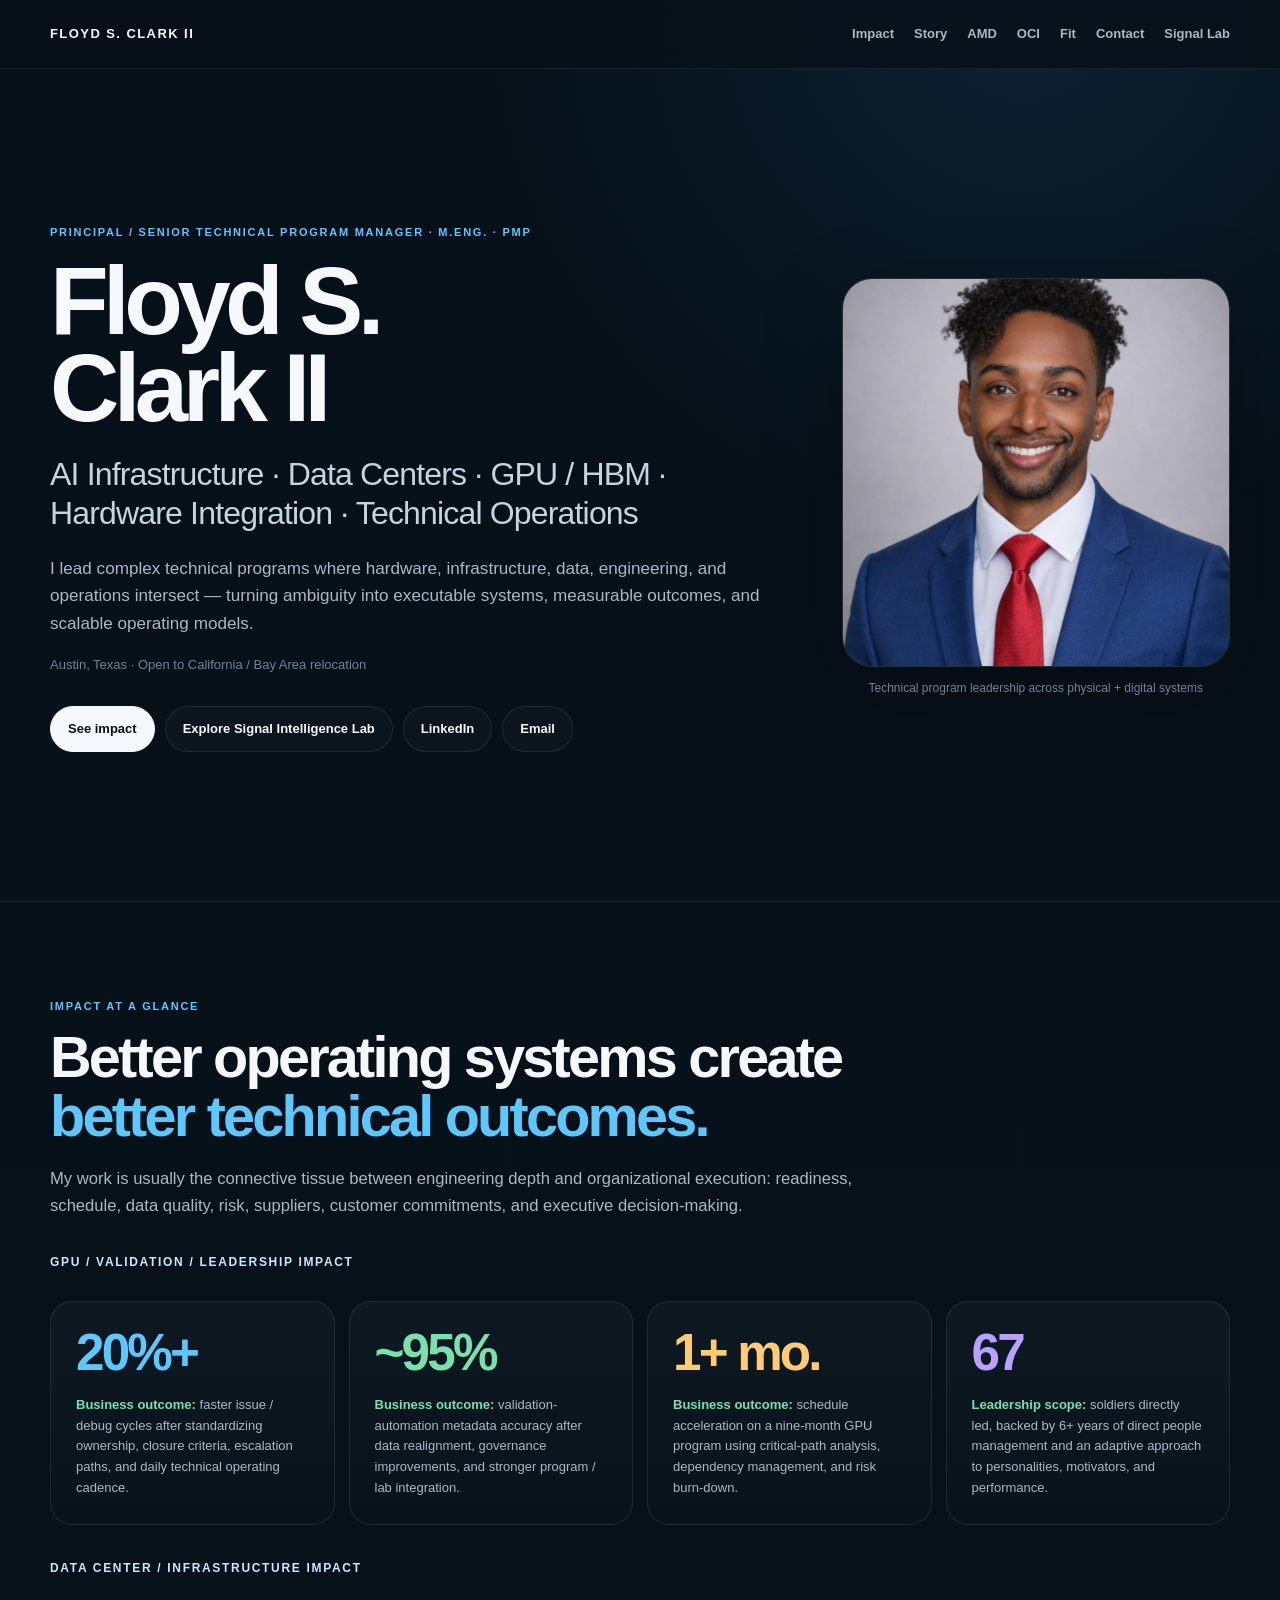
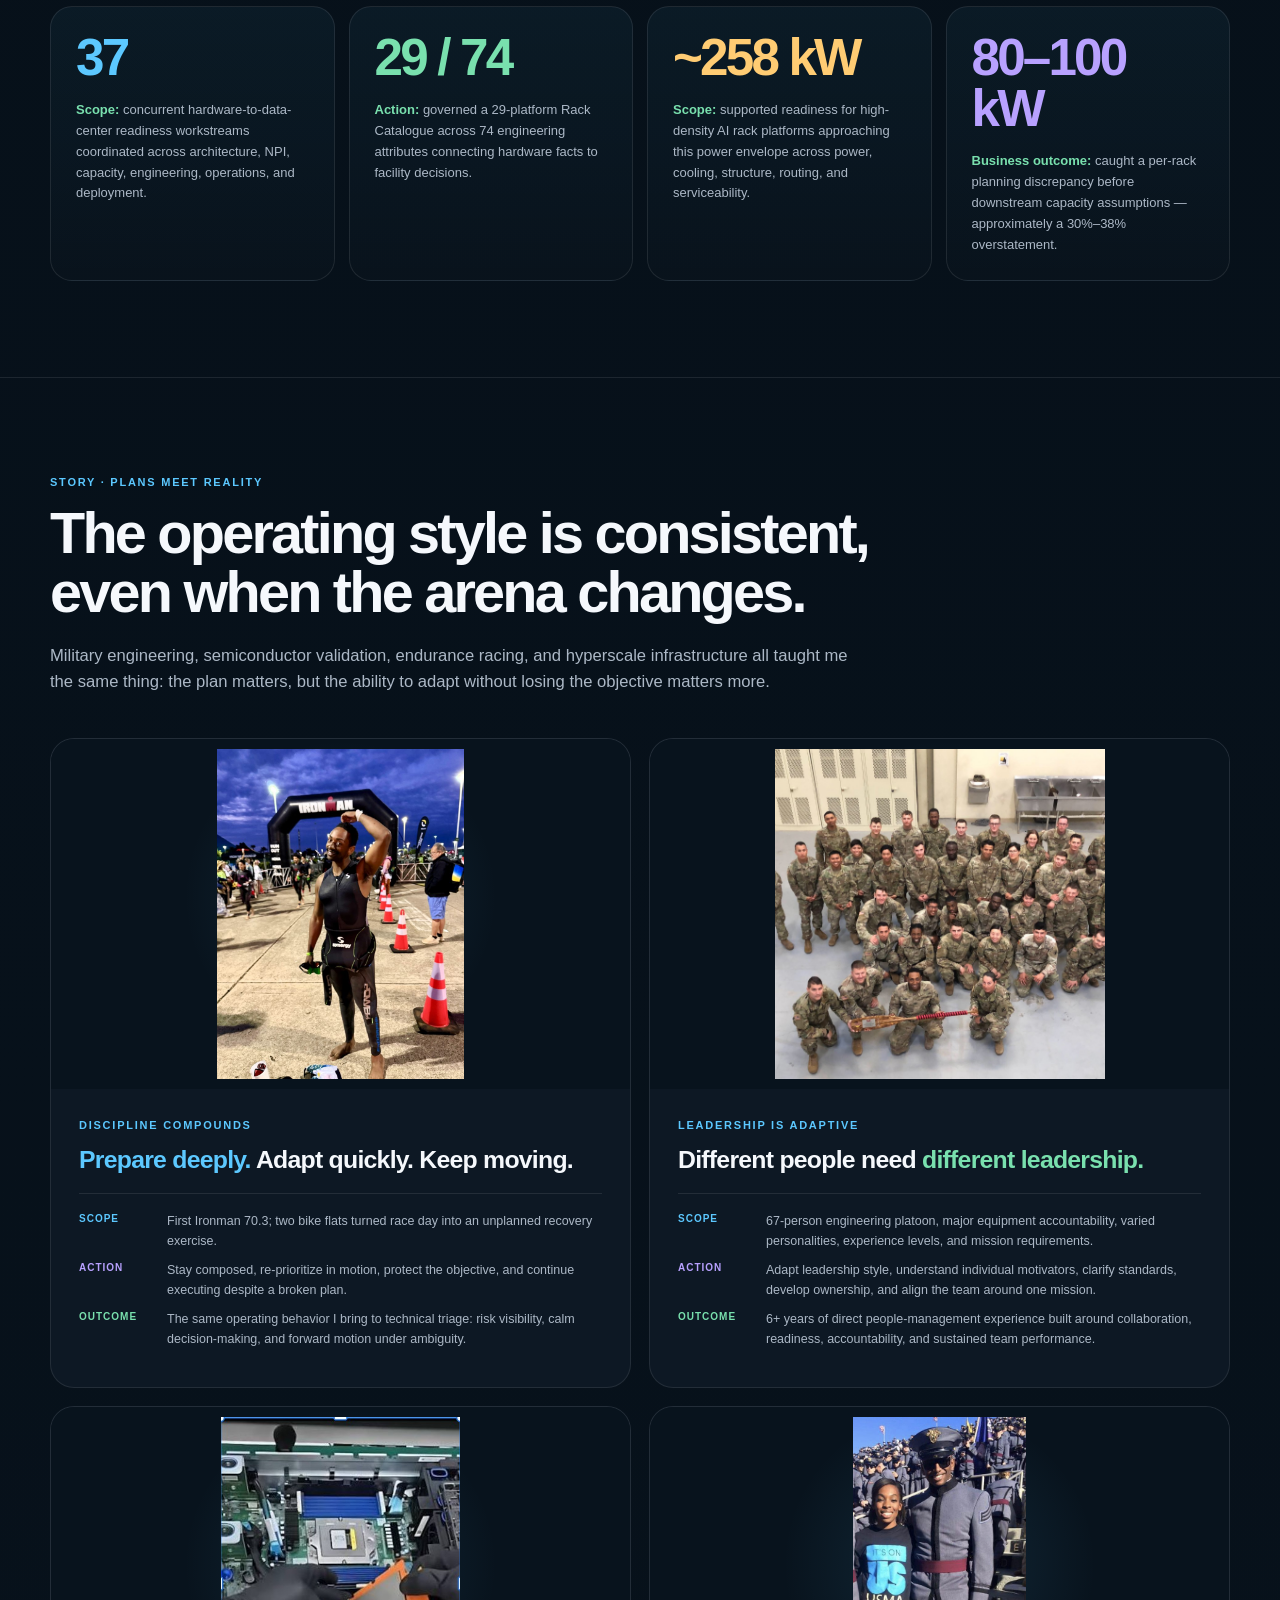
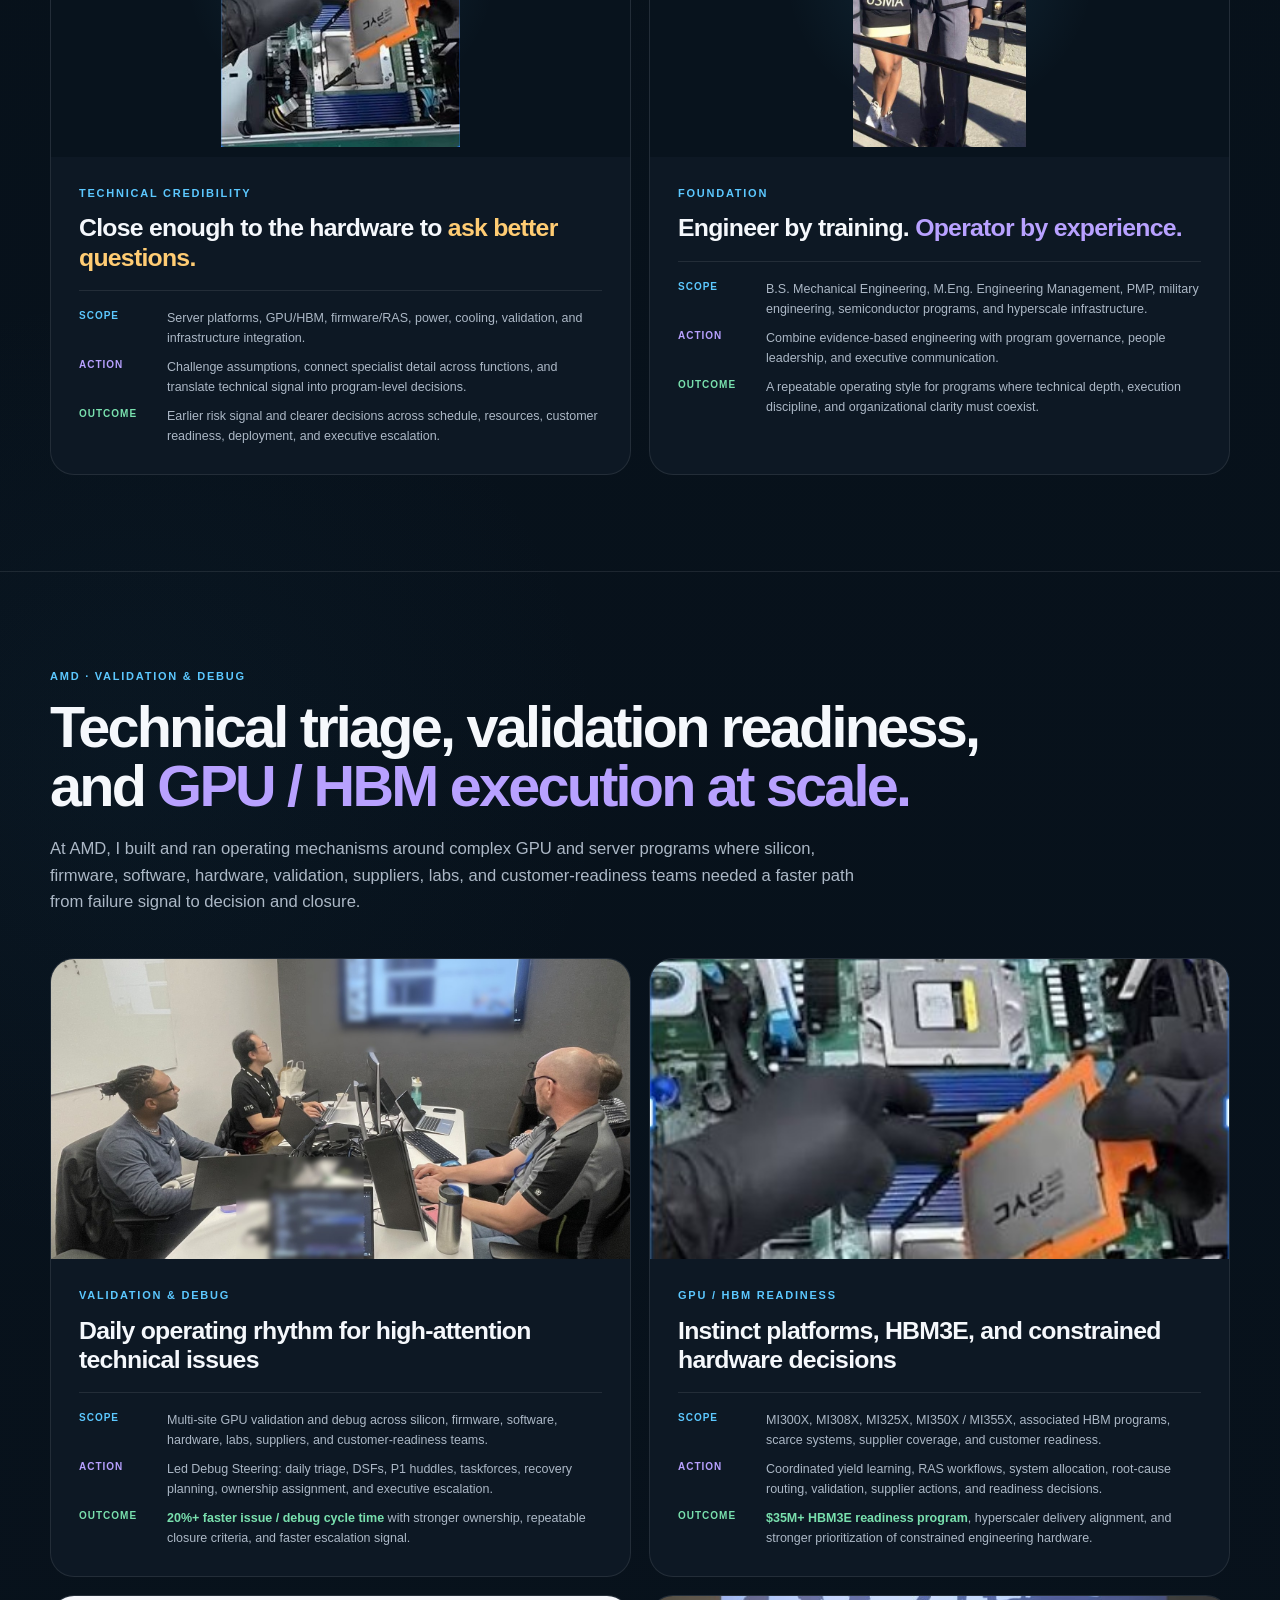
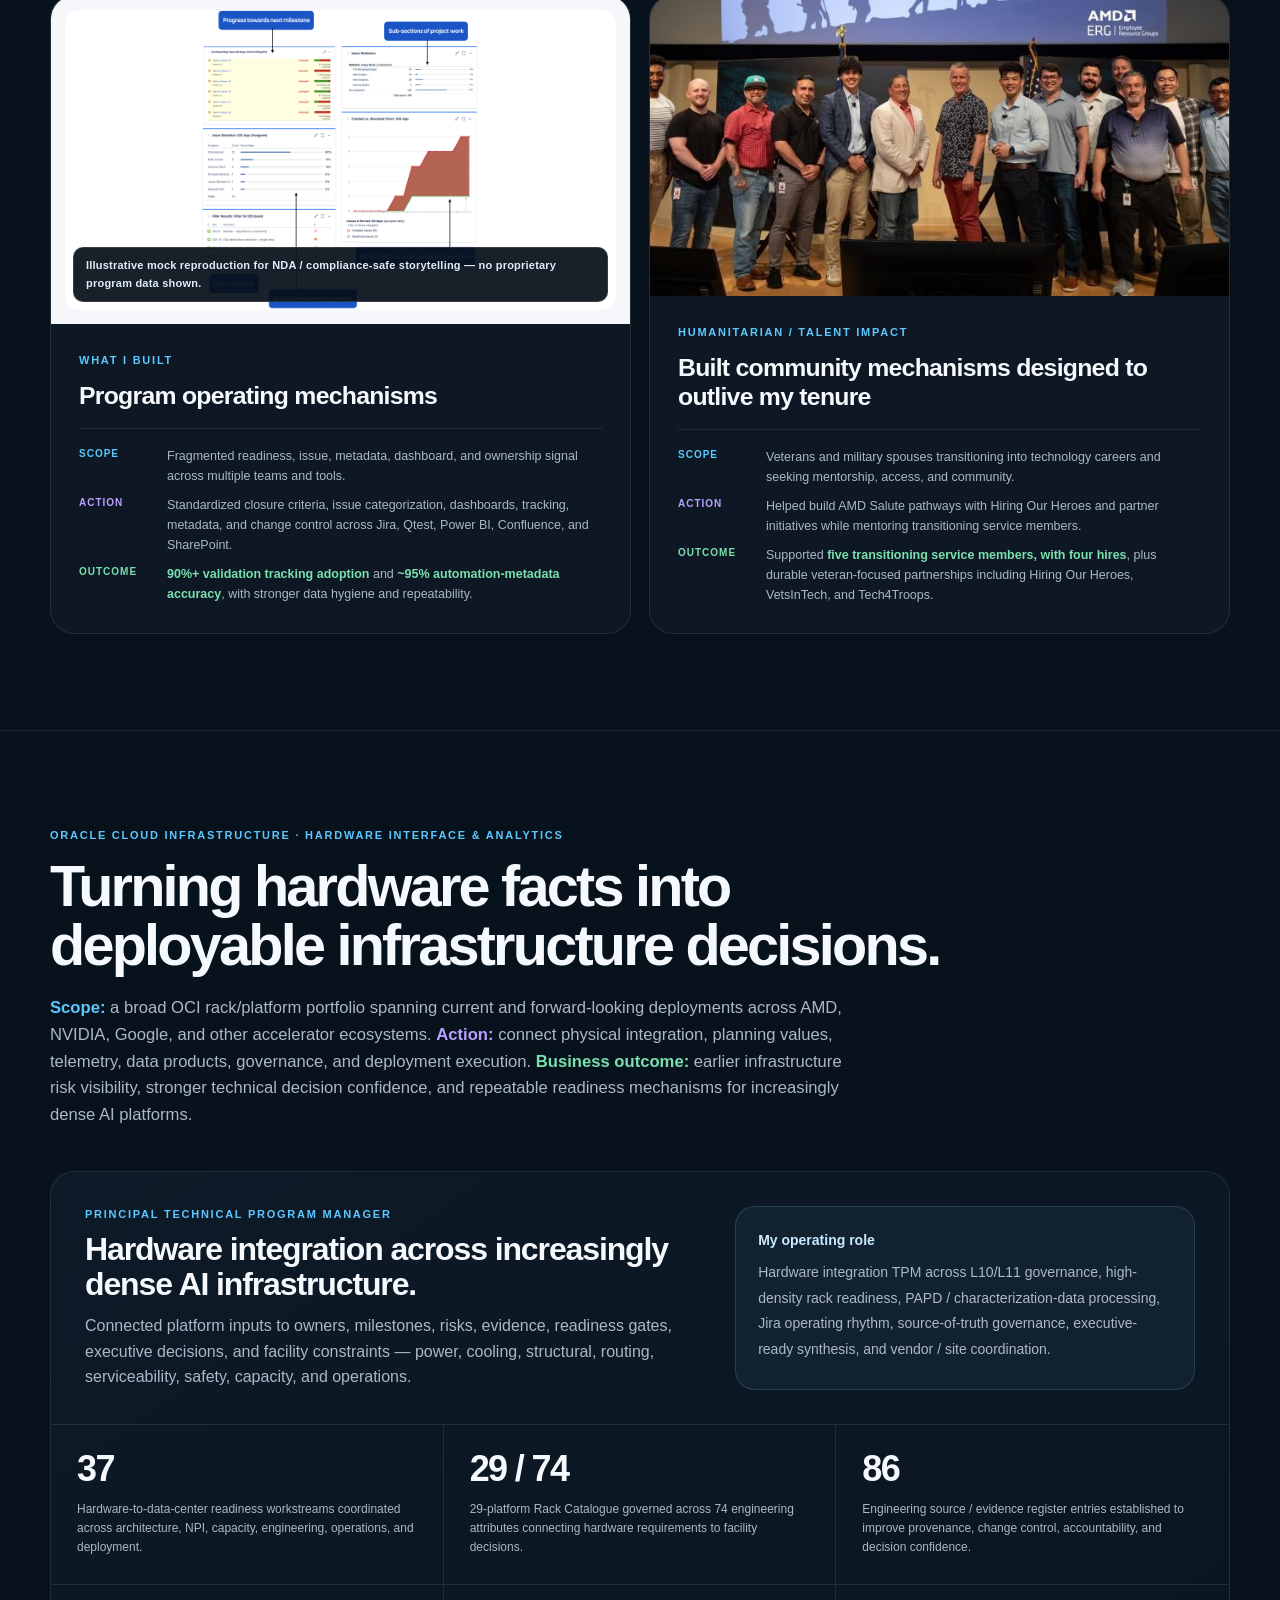
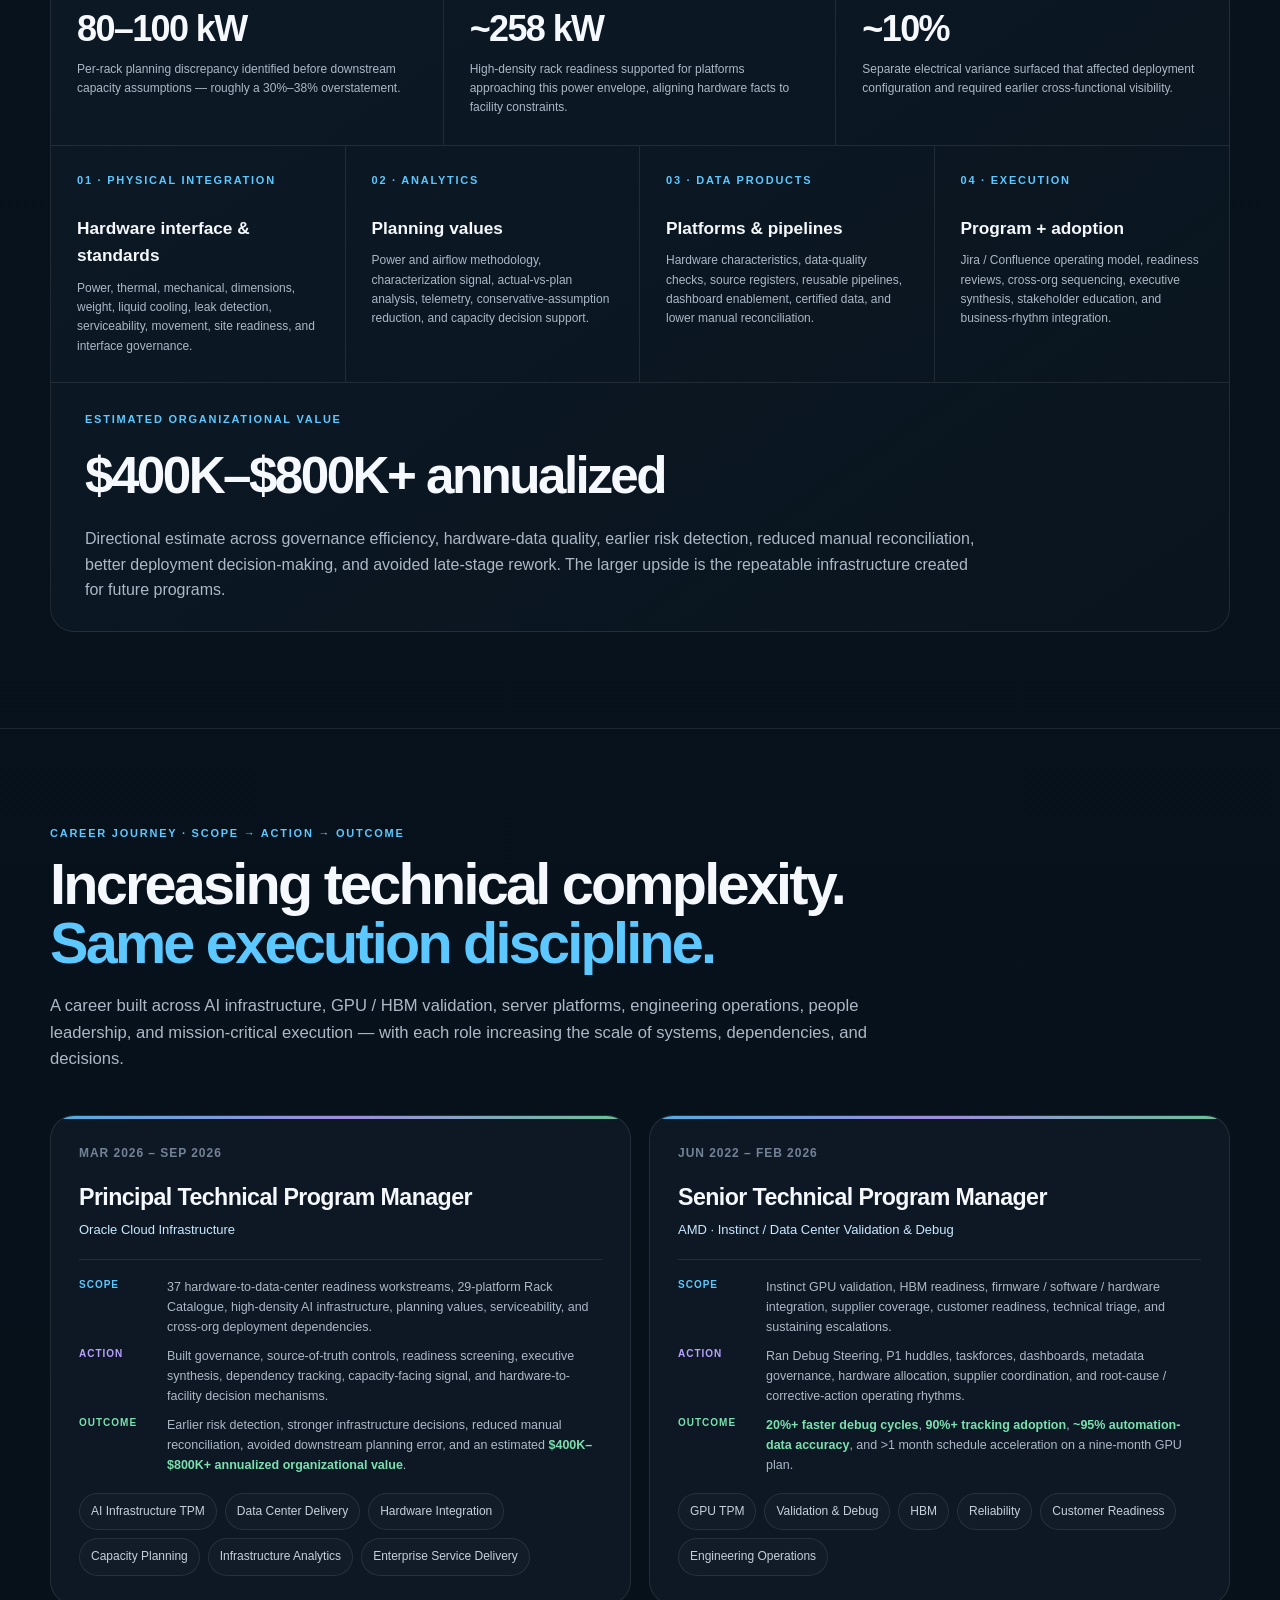
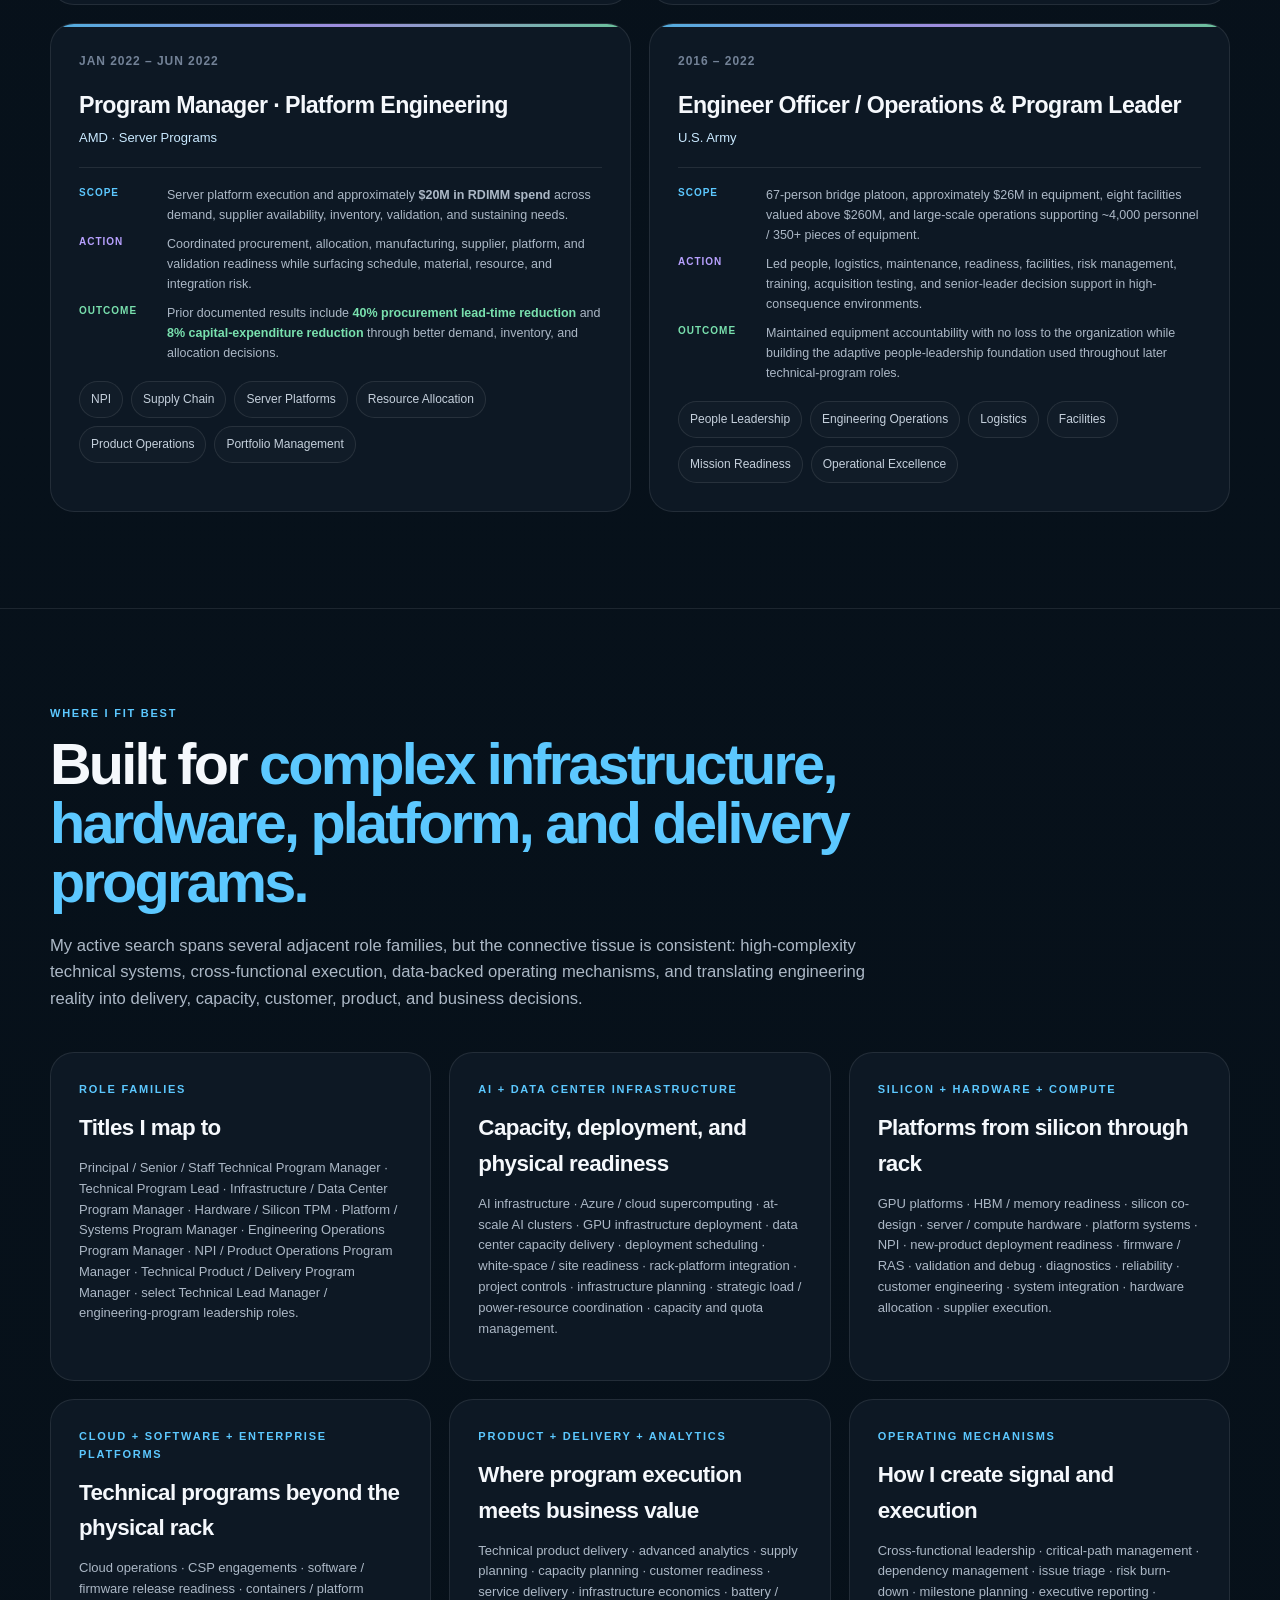
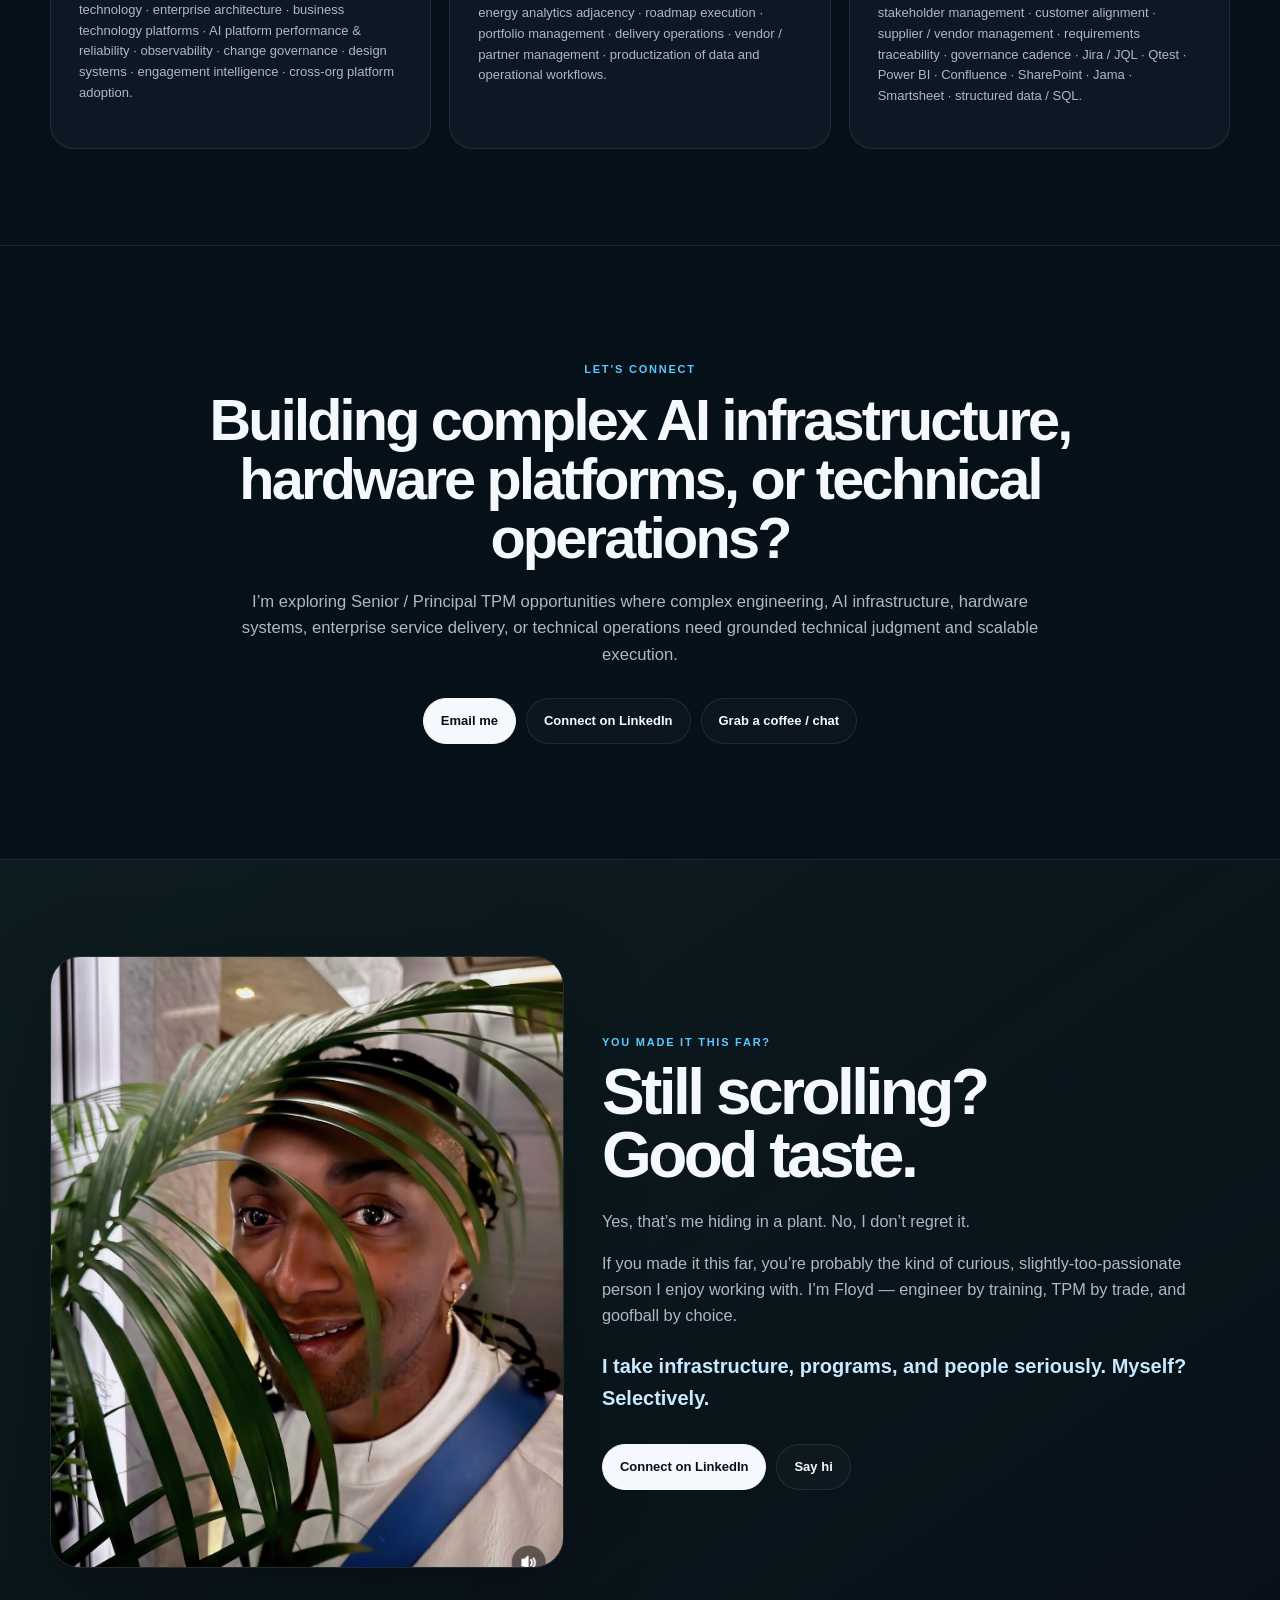
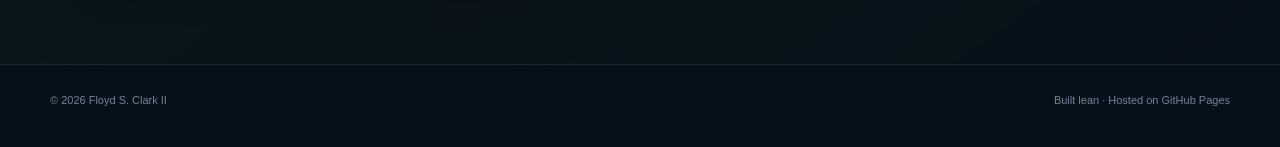
<file: index.html>
<!DOCTYPE html>
<html lang="en">
<head>
  <meta charset="UTF-8" />
  <meta name="viewport" content="width=device-width, initial-scale=1.0" />
  <title>Floyd S. Clark II | Principal Technical Program Manager | AI Infrastructure & Hardware</title>

  <meta name="description" content="Floyd S. Clark II, M.Eng., PMP — Principal-level Technical Program Manager across AI infrastructure, data center delivery, hardware integration, GPU/HBM validation and debug, capacity planning, analytics, automation, service delivery, and engineering operations." />
  <meta name="keywords" content="Principal Technical Program Manager, Senior Technical Program Manager, Staff Technical Program Manager, Technical Program Lead, AI Infrastructure TPM, Data Center Program Manager, Hardware Program Manager, Silicon Hardware TPM, Infrastructure Program Manager, Platform System Manager, Technical Product Manager, Product Delivery, AI Infrastructure, Supercomputing Infrastructure, At-Scale AI Clusters, GPU Deployment, Data Center Capacity Delivery, Capacity Planning, Deployment Scheduling, Strategic Load, Power Resources, Project Controls, GPU Validation, HBM, Silicon Co-Design, Compute Hardware, Server Platforms, NPI, New Product Deployment Readiness, Validation and Debug, Reliability, CSP Engagements, Cloud Operations, Enterprise Architecture, Business Technology, AI Platform Performance, Service Delivery, Engineering Operations, Technical Operations, Change Governance, Supply Planning, Customer Technical Program Management, Program Governance, Supplier Management, Infrastructure Analytics, Rack Integration, Power, Cooling, Liquid Cooling, Firmware, RAS, Jira, Qtest, Power BI, Confluence, Technical Program Management" />
  <meta name="author" content="Floyd S. Clark II" />
  <meta name="theme-color" content="#071019" />
  <meta name="robots" content="index,follow,max-image-preview:large" />

  <meta property="og:title" content="Floyd S. Clark II | Principal Technical Program Manager" />
  <meta property="og:description" content="AI infrastructure, data centers, GPU/HBM, hardware readiness, validation & debug, analytics, and technical operations." />
  <meta property="og:type" content="profile" />
  <meta property="og:url" content="https://floyd-clark.github.io/" />
  <meta property="og:image" content="https://floyd-clark.github.io/images/headshot.jpg" />
  <script src="/assets/js/visitor-intelligence.js" data-goatcounter-site="floydportfolio" defer></script>

  <style>
    :root {
      --bg: #071019;
      --bg-soft: #0a1420;
      --panel: #0d1824;
      --panel-2: #101d2a;
      --text: #f5f8fc;
      --muted: #acb8c6;
      --quiet: #738297;
      --line: rgba(255,255,255,.09);
      --accent: #5cc8ff;
      --accent-2: #c9e9ff;
      --good: #79e0ae;
      --violet: #b8a1ff;
      --amber: #ffcc73;
      --coral: #ff8f7c;
      --max: 1180px;
      --shadow: 0 22px 80px rgba(0,0,0,.28);
    }

    * { box-sizing: border-box; }
    html { scroll-behavior: smooth; }
    body {
      margin: 0;
      color: var(--text);
      font-family: Inter, ui-sans-serif, -apple-system, BlinkMacSystemFont, "Segoe UI", Roboto, Helvetica, Arial, sans-serif;
      line-height: 1.6;
      background:
        radial-gradient(circle at 80% 0%, rgba(60,154,220,.12), transparent 34rem),
        radial-gradient(circle at 10% 35%, rgba(38,95,130,.07), transparent 30rem),
        linear-gradient(180deg, #061019 0%, #08121c 48%, #061019 100%);
      -webkit-font-smoothing: antialiased;
    }

    a { color: inherit; text-decoration: none; }
    img { display: block; width: 100%; }
    .container { width: min(calc(100% - 42px), var(--max)); margin: 0 auto; }

    nav {
      position: sticky; top: 0; z-index: 100;
      background: rgba(7,16,25,.82);
      backdrop-filter: blur(18px);
      border-bottom: 1px solid rgba(255,255,255,.065);
    }
    .nav-inner {
      min-height: 68px; display: flex; align-items: center; justify-content: space-between; gap: 24px;
    }
    .brand { font-size: 13px; font-weight: 850; letter-spacing: .11em; text-transform: uppercase; }
    .nav-links { display: flex; gap: 20px; color: var(--muted); font-size: 13px; font-weight: 650; }
    .nav-links a:hover { color: var(--text); }

    .hero {
      min-height: calc(100vh - 68px);
      display: grid; align-items: center;
      padding: 76px 0 70px;
      overflow: hidden;
      border-top: 0 !important;
    }
    .hero-grid { display: grid; grid-template-columns: 1.3fr .7fr; gap: 70px; align-items: center; }
    .eyebrow, .kicker, .tag {
      color: var(--accent);
      font-size: 11px; font-weight: 850; letter-spacing: .16em; text-transform: uppercase;
    }
    h1, h2, h3, p { margin-top: 0; }
    h1 {
      font-size: clamp(3.8rem, 7.5vw, 7.3rem);
      line-height: .91; letter-spacing: -.058em;
      margin: 15px 0 24px;
    }
    .hero h2 {
      font-size: clamp(1.35rem, 2.5vw, 2.1rem);
      line-height: 1.2; letter-spacing: -.026em;
      color: #c7d4df; font-weight: 520; margin-bottom: 23px;
    }
    .lede { max-width: 780px; color: var(--muted); font-size: 1.07rem; }
    .location { color: var(--quiet); font-size: 13px; margin-top: 18px; }
    .cta { display: flex; flex-wrap: wrap; gap: 10px; margin-top: 30px; }
    .btn {
      display: inline-flex; align-items: center; justify-content: center;
      min-height: 46px; padding: 0 17px; border-radius: 999px;
      border: 1px solid var(--line); background: rgba(255,255,255,.025);
      font-size: 13px; font-weight: 780; transition: .18s ease;
    }
    .btn:hover { transform: translateY(-2px); border-color: rgba(255,255,255,.22); }
    .btn.primary { color: #061019; background: var(--text); border-color: var(--text); }

    .headshot {
      overflow: hidden; aspect-ratio: 1 / 1; border-radius: 30px; border: 1px solid var(--line);
      box-shadow: var(--shadow); background: var(--panel);
    }
    .headshot img { height: 100%; object-fit: cover; }
    .headcap { color: var(--quiet); font-size: 12px; text-align: center; margin-top: 12px; }

    section { padding: 96px 0; border-top: 1px solid var(--line); }
    .title {
      font-size: clamp(2.25rem, 4.5vw, 4.3rem);
      line-height: 1.03; letter-spacing: -.048em; max-width: 940px;
      margin: 12px 0 20px;
    }
    .intro { max-width: 820px; color: var(--muted); font-size: 1.04rem; }

    .metrics { display: grid; grid-template-columns: repeat(4, 1fr); gap: 14px; margin-top: 28px; }
    .metric {
      min-height: 192px; padding: 25px; border: 1px solid var(--line); border-radius: 22px;
      background: linear-gradient(180deg, rgba(255,255,255,.035), rgba(255,255,255,.012));
    }
    .metric .num { font-size: clamp(2.2rem,4vw,3.8rem); font-weight: 880; line-height: 1; letter-spacing: -.055em; margin-bottom: 17px; }
    .metric p { color: var(--muted); font-size: 13px; margin-bottom: 0; }

    .photo-card, .card, .journey-card, .fit-card, .oracle-shell {
      border: 1px solid var(--line); border-radius: 24px; background: var(--panel); overflow: hidden;
    }
    .photo-card img, .card-media img { height: 100%; object-fit: cover; }

    .story-grid { display: grid; grid-template-columns: 1fr 1fr; gap: 18px; margin-top: 42px; }
    .story-card {
      display: grid; grid-template-rows: 350px 1fr; min-height: 650px;
      border: 1px solid var(--line); border-radius: 24px; overflow: hidden; background: var(--panel);
    }
    .story-card .media {
      overflow: hidden;
      display: flex;
      align-items: center;
      justify-content: center;
      background:
        radial-gradient(circle at 50% 45%, rgba(92,200,255,.12), transparent 45%),
        #08131d;
      padding: 10px;
    }
    .story-card .media img {
      width: 100%;
      height: 100%;
      object-fit: contain;
      object-position: center;
      border-radius: 14px;
    }
    .story-card .body { padding: 28px; }
    .story-card h3 { font-size: 1.55rem; line-height: 1.18; letter-spacing: -.03em; margin: 11px 0 12px; }
    .story-card p { color: var(--muted); font-size: 14px; }
    .story-card .result { margin-top: 18px; padding-top: 18px; border-top: 1px solid var(--line); color: #dce9f3; font-size: 13px; }

    .amd-grid { display: grid; grid-template-columns: repeat(2, 1fr); gap: 18px; margin-top: 42px; }
    .card-media { height: 300px; background: #0e1924; overflow: hidden; }
    .card-body { padding: 28px; }
    .card h3 { font-size: 1.55rem; line-height: 1.18; letter-spacing: -.03em; margin: 11px 0 12px; }
    .card p { color: var(--muted); font-size: 14px; }
    .result { margin-top: 18px; padding-top: 18px; border-top: 1px solid var(--line); color: #dce9f3; font-size: 13px; }
    .result strong { color: var(--good); }
    .accent-cyan { color: var(--accent); }
    .accent-green { color: var(--good); }
    .accent-violet { color: var(--violet); }
    .accent-amber { color: var(--amber); }

    .sab {
      display: grid;
      gap: 9px;
      margin-top: 18px;
      padding-top: 17px;
      border-top: 1px solid var(--line);
    }
    .sab-row {
      display: grid;
      grid-template-columns: 78px 1fr;
      gap: 10px;
      align-items: start;
      font-size: 12.5px;
      color: var(--muted);
    }
    .sab-label {
      font-size: 10px;
      font-weight: 900;
      letter-spacing: .10em;
      text-transform: uppercase;
    }
    .sab-label.scope { color: var(--accent); }
    .sab-label.action { color: var(--violet); }
    .sab-label.outcome { color: var(--good); }

    .impact-subhead {
      margin-top: 34px;
      color: var(--accent-2);
      font-size: 12px;
      font-weight: 850;
      letter-spacing: .14em;
      text-transform: uppercase;
    }
    .metrics.dc .metric {
      background:
        linear-gradient(180deg, rgba(92,200,255,.055), rgba(255,255,255,.012));
    }
    .metrics .metric:nth-child(4n+1) .num { color: var(--accent); }
    .metrics .metric:nth-child(4n+2) .num { color: var(--good); }
    .metrics .metric:nth-child(4n+3) .num { color: var(--amber); }
    .metrics .metric:nth-child(4n+4) .num { color: var(--violet); }

    .journey-card::before {
      content: "";
      position: absolute;
      left: 0; top: 0; right: 0;
      height: 3px;
      background: linear-gradient(90deg, var(--accent), var(--violet), var(--good));
      opacity: .85;
    }

    .mock-wrap { position: relative; background: #f5f7fb; padding: 14px; }
    .mock-wrap img { height: 300px; object-fit: contain; background: white; border-radius: 15px; }
    .mock-badge {
      position: absolute; left: 22px; bottom: 22px;
      max-width: calc(100% - 44px);
      padding: 9px 12px; border-radius: 10px;
      background: rgba(7,16,25,.93); color: #dfeef8;
      font-size: 11px; font-weight: 760; letter-spacing: .02em;
      border: 1px solid rgba(255,255,255,.13);
    }

    .chips { display: flex; flex-wrap: wrap; gap: 8px; margin-top: 18px; }
    .chip { border: 1px solid var(--line); border-radius: 999px; padding: 8px 11px; color: #c5d0dc; background: rgba(255,255,255,.02); font-size: 12px; }

    .oracle-shell { margin-top: 42px; background: linear-gradient(145deg, #0d1a27, #09141e); }
    .oracle-head { display: grid; grid-template-columns: 1.15fr .85fr; gap: 28px; padding: 34px; border-bottom: 1px solid var(--line); }
    .oracle-head h3 { font-size: 2rem; line-height: 1.08; letter-spacing: -.035em; margin: 9px 0 12px; }
    .oracle-head p { color: var(--muted); margin-bottom: 0; }
    .rolebox { padding: 22px; border-radius: 20px; background: rgba(134,208,255,.055); border: 1px solid rgba(134,208,255,.17); }
    .rolebox strong { display: block; color: var(--accent-2); margin-bottom: 8px; font-size: 14px; }
    .rolebox span { color: var(--muted); font-size: 14px; }

    .oracle-metrics { display: grid; grid-template-columns: repeat(3, 1fr); gap: 0; border-bottom: 1px solid var(--line); }
    .oracle-stat { padding: 26px; border-right: 1px solid var(--line); border-bottom: 1px solid var(--line); min-height: 160px; }
    .oracle-stat:nth-child(3n) { border-right: 0; }
    .oracle-stat:nth-last-child(-n+3) { border-bottom: 0; }
    .oracle-stat .big { font-size: 2.25rem; line-height: 1; font-weight: 880; letter-spacing: -.045em; margin-bottom: 13px; }
    .oracle-stat p { color: var(--muted); font-size: 12px; margin: 0; }

    .oracle-functions { display: grid; grid-template-columns: repeat(4, 1fr); }
    .oracle-function { padding: 26px; min-height: 208px; border-right: 1px solid var(--line); }
    .oracle-function:last-child { border-right: 0; }
    .oracle-function h4 { font-size: 1.08rem; margin: 25px 0 9px; }
    .oracle-function p { color: var(--muted); font-size: 12px; margin: 0; }

    .value-note { padding: 28px 34px; border-top: 1px solid var(--line); }
    .value-note .value { font-size: clamp(2rem,4vw,3.4rem); font-weight: 880; letter-spacing: -.05em; margin: 7px 0 9px; }
    .value-note p { color: var(--muted); margin: 0; max-width: 900px; }

    .journey-grid { display: grid; grid-template-columns: repeat(2, 1fr); gap: 18px; margin-top: 42px; }
    .journey-card { padding: 28px; position: relative; min-height: 360px; }
    .journey-date { color: var(--quiet); font-size: 12px; font-weight: 750; letter-spacing: .08em; text-transform: uppercase; }
    .journey-card h3 { font-size: 1.45rem; margin: 16px 0 4px; letter-spacing: -.025em; }
    .journey-org { color: var(--accent-2); font-size: 13px; margin-bottom: 14px; }
    .journey-card p { color: var(--muted); font-size: 13px; }
    .semantic-label { margin-top: 20px; color: var(--good); font-size: 10px; letter-spacing: .12em; text-transform: uppercase; font-weight: 850; }

    .fit-grid { display: grid; grid-template-columns: repeat(3, 1fr); gap: 18px; margin-top: 40px; }
    .fit-card { padding: 28px; min-height: 250px; }
    .fit-card h3 { font-size: 1.4rem; margin: 11px 0 12px; letter-spacing: -.025em; }
    .fit-card p { color: var(--muted); font-size: 13px; }

    .contact { text-align: center; padding: 115px 0; }
    .contact .title, .contact .intro { margin-left: auto; margin-right: auto; }
    .contact .cta { justify-content: center; }

    .easter { background: linear-gradient(145deg, rgba(46,82,55,.18), rgba(7,16,25,.95)); }
    .easter-grid { display: grid; grid-template-columns: .9fr 1.1fr; gap: 38px; align-items: center; }
    .easter-photo { border-radius: 30px; overflow: hidden; border: 1px solid var(--line); box-shadow: var(--shadow); }
    .easter-photo img { aspect-ratio: .84 / 1; object-fit: cover; object-position: center; }
    .easter h2 { font-size: clamp(2.6rem,5vw,5rem); line-height: .98; letter-spacing: -.055em; margin: 10px 0 21px; }
    .easter p { color: var(--muted); font-size: 1.02rem; }
    .easter-closer { color: var(--accent-2) !important; font-size: 1.25rem !important; margin-top: 22px; font-weight: 760; }

    footer { border-top: 1px solid var(--line); padding: 27px 0 38px; color: var(--quiet); font-size: 11px; }
    .footer-inner { display: flex; justify-content: space-between; flex-wrap: wrap; gap: 20px; }

    @media (max-width: 900px) {
      .hero-grid, .oracle-head, .easter-grid { grid-template-columns: 1fr; }
      .headshot { max-width: 320px; }
      .metrics, .amd-grid, .story-grid, .journey-grid { grid-template-columns: repeat(2, 1fr); }
      .fit-grid { grid-template-columns: repeat(2, 1fr); }
      .oracle-functions { grid-template-columns: repeat(2,1fr); }
      .oracle-function:nth-child(2) { border-right: 0; }
      .oracle-function { border-bottom: 1px solid var(--line); }
      .oracle-metrics { grid-template-columns: repeat(2, 1fr); }
      .oracle-stat:nth-child(3n) { border-right: 1px solid var(--line); }
      .oracle-stat:nth-child(2n) { border-right: 0; }
      .oracle-stat:nth-last-child(-n+3) { border-bottom: 1px solid var(--line); }
      .oracle-stat:nth-last-child(-n+2) { border-bottom: 0; }
    }

    @media (max-width: 680px) {
      .container { width: min(calc(100% - 28px), var(--max)); }
      .nav-links a:not(:last-child) { display: none; }
      h1 { font-size: clamp(3.3rem, 17vw, 5rem); }
      section { padding: 76px 0; }
      .metrics, .amd-grid, .story-grid, .journey-grid, .fit-grid, .oracle-functions, .oracle-metrics { grid-template-columns: 1fr; }
      .story-card { min-height: auto; }
      .oracle-function, .oracle-stat { border-right: 0 !important; border-bottom: 1px solid var(--line) !important; }
      .oracle-function:last-child, .oracle-stat:last-child { border-bottom: 0 !important; }
      .card-media { height: 240px; }
      .mock-wrap img { height: auto; }
    }
  </style>

  <script type="application/ld+json">
  {
    "@context":"https://schema.org",
    "@type":"ProfilePage",
    "mainEntity":{
      "@type":"Person",
      "name":"Floyd S. Clark II",
      "jobTitle":"Principal Technical Program Manager",
      "url":"https://floyd-clark.github.io/",
      "sameAs":["https://www.linkedin.com/in/floyd-clark-meng-pmp-558619215"],
      "alumniOf":[
        {"@type":"CollegeOrUniversity","name":"United States Military Academy at West Point"},
        {"@type":"CollegeOrUniversity","name":"University of Louisville"}
      ],
      "knowsAbout":[
        "Technical Program Management","AI Infrastructure","Data Center Infrastructure","Hardware Integration",
        "Supercomputing Infrastructure","At-Scale AI Clusters","GPU Deployment","Data Center Capacity Delivery",
        "Capacity Planning","Deployment Scheduling","Strategic Load","Project Controls",
        "GPU Validation","HBM","Silicon Co-Design","Compute Hardware","Server Platforms","Platform Systems",
        "NPI","New Product Deployment Readiness","Validation and Debug","Reliability","Diagnostics",
        "CSP Engagements","Cloud Operations","Enterprise Architecture","Business Technology",
        "AI Platform Performance and Reliability","Technical Product Delivery","Supply Planning",
        "Service Delivery","Engineering Operations","Technical Operations","Change Governance",
        "Program Governance","Rack Integration","Power","Cooling","Liquid Cooling","Firmware","RAS",
        "Infrastructure Analytics","Supplier Management","Customer Readiness","Portfolio Management"
      ]
    }
  }
  </script>
</head>

<body>
<nav>
  <div class="container nav-inner">
    <a class="brand" href="#top">Floyd S. Clark II</a>
    <div class="nav-links">
      <a href="#impact">Impact</a>
      <a href="#story">Story</a>
      <a href="#amd">AMD</a>
      <a href="#oci">OCI</a>
      <a href="#fit">Fit</a>
      <a href="#contact">Contact</a>
      <a href="signal-intelligence/" data-track="signal-intelligence-open">Signal Lab</a>
    </div>
  </div>
</nav>

<main id="top">
  <section class="hero">
    <div class="container hero-grid">
      <div>
        <div class="eyebrow">Principal / Senior Technical Program Manager · M.Eng. · PMP</div>
        <h1>Floyd S.<br>Clark II</h1>
        <h2>AI Infrastructure · Data Centers · GPU / HBM · Hardware Integration · Technical Operations</h2>
        <p class="lede">I lead complex technical programs where hardware, infrastructure, data, engineering, and operations intersect — turning ambiguity into executable systems, measurable outcomes, and scalable operating models.</p>
        <p class="location">Austin, Texas · Open to California / Bay Area relocation</p>
        <div class="cta">
          <a class="btn primary" href="#impact">See impact</a>
          <a class="btn" href="signal-intelligence/" data-track="signal-intelligence-open">Explore Signal Intelligence Lab</a>
          <a class="btn" href="https://www.linkedin.com/in/floyd-clark-meng-pmp-558619215" target="_blank" rel="noopener">LinkedIn</a>
          <a class="btn" href="mailto:floyd.clark.usma@gmail.com">Email</a>
        </div>
      </div>
      <div>
        <div class="headshot"><img src="images/headshot.jpg" alt="Floyd S. Clark II professional headshot" /></div>
        <div class="headcap">Technical program leadership across physical + digital systems</div>
      </div>
    </div>
  </section>

  <section id="impact">
    <div class="container">
      <div class="kicker">Impact at a glance</div>
      <h2 class="title">Better operating systems create <span class="accent-cyan">better technical outcomes.</span></h2>
      <p class="intro">My work is usually the connective tissue between engineering depth and organizational execution: readiness, schedule, data quality, risk, suppliers, customer commitments, and executive decision-making.</p>

      <div class="impact-subhead">GPU / validation / leadership impact</div>
      <div class="metrics">
        <article class="metric">
          <div class="num">20%+</div>
          <p><strong class="accent-green">Business outcome:</strong> faster issue / debug cycles after standardizing ownership, closure criteria, escalation paths, and daily technical operating cadence.</p>
        </article>
        <article class="metric">
          <div class="num">~95%</div>
          <p><strong class="accent-green">Business outcome:</strong> validation-automation metadata accuracy after data realignment, governance improvements, and stronger program / lab integration.</p>
        </article>
        <article class="metric">
          <div class="num">1+ mo.</div>
          <p><strong class="accent-green">Business outcome:</strong> schedule acceleration on a nine-month GPU program using critical-path analysis, dependency management, and risk burn-down.</p>
        </article>
        <article class="metric">
          <div class="num">67</div>
          <p><strong class="accent-green">Leadership scope:</strong> soldiers directly led, backed by 6+ years of direct people management and an adaptive approach to personalities, motivators, and performance.</p>
        </article>
      </div>

      <div class="impact-subhead">Data center / infrastructure impact</div>
      <div class="metrics dc">
        <article class="metric">
          <div class="num">37</div>
          <p><strong class="accent-green">Scope:</strong> concurrent hardware-to-data-center readiness workstreams coordinated across architecture, NPI, capacity, engineering, operations, and deployment.</p>
        </article>
        <article class="metric">
          <div class="num">29 / 74</div>
          <p><strong class="accent-green">Action:</strong> governed a 29-platform Rack Catalogue across 74 engineering attributes connecting hardware facts to facility decisions.</p>
        </article>
        <article class="metric">
          <div class="num">~258 kW</div>
          <p><strong class="accent-green">Scope:</strong> supported readiness for high-density AI rack platforms approaching this power envelope across power, cooling, structure, routing, and serviceability.</p>
        </article>
        <article class="metric">
          <div class="num">80–100 kW</div>
          <p><strong class="accent-green">Business outcome:</strong> caught a per-rack planning discrepancy before downstream capacity assumptions — approximately a 30%–38% overstatement.</p>
        </article>
      </div>
    </div>
  </section>

  <section id="story">
    <div class="container">
      <div class="kicker">Story · plans meet reality</div>
      <h2 class="title">The operating style is consistent, even when the arena changes.</h2>
      <p class="intro">Military engineering, semiconductor validation, endurance racing, and hyperscale infrastructure all taught me the same thing: the plan matters, but the ability to adapt without losing the objective matters more.</p>

      <div class="story-grid">
        <article class="story-card">
          <div class="media"><img src="images/ironman.jpg" alt="Floyd Clark at Ironman 70.3" /></div>
          <div class="body">
            <div class="tag">Discipline compounds</div>
            <h3><span class="accent-cyan">Prepare deeply.</span> Adapt quickly. Keep moving.</h3>
            <div class="sab">
              <div class="sab-row"><div class="sab-label scope">Scope</div><div>First Ironman 70.3; two bike flats turned race day into an unplanned recovery exercise.</div></div>
              <div class="sab-row"><div class="sab-label action">Action</div><div>Stay composed, re-prioritize in motion, protect the objective, and continue executing despite a broken plan.</div></div>
              <div class="sab-row"><div class="sab-label outcome">Outcome</div><div>The same operating behavior I bring to technical triage: risk visibility, calm decision-making, and forward motion under ambiguity.</div></div>
            </div>
          </div>
        </article>

        <article class="story-card">
          <div class="media"><img src="images/army-team.jpg" alt="Floyd Clark with Army engineering team" /></div>
          <div class="body">
            <div class="tag">Leadership is adaptive</div>
            <h3>Different people need <span class="accent-green">different leadership.</span></h3>
            <div class="sab">
              <div class="sab-row"><div class="sab-label scope">Scope</div><div>67-person engineering platoon, major equipment accountability, varied personalities, experience levels, and mission requirements.</div></div>
              <div class="sab-row"><div class="sab-label action">Action</div><div>Adapt leadership style, understand individual motivators, clarify standards, develop ownership, and align the team around one mission.</div></div>
              <div class="sab-row"><div class="sab-label outcome">Outcome</div><div>6+ years of direct people-management experience built around collaboration, readiness, accountability, and sustained team performance.</div></div>
            </div>
          </div>
        </article>

        <article class="story-card">
          <div class="media"><img src="images/amd-server-build.jpg" alt="Server hardware build with AMD EPYC processors" /></div>
          <div class="body">
            <div class="tag">Technical credibility</div>
            <h3>Close enough to the hardware to <span class="accent-amber">ask better questions.</span></h3>
            <div class="sab">
              <div class="sab-row"><div class="sab-label scope">Scope</div><div>Server platforms, GPU/HBM, firmware/RAS, power, cooling, validation, and infrastructure integration.</div></div>
              <div class="sab-row"><div class="sab-label action">Action</div><div>Challenge assumptions, connect specialist detail across functions, and translate technical signal into program-level decisions.</div></div>
              <div class="sab-row"><div class="sab-label outcome">Outcome</div><div>Earlier risk signal and clearer decisions across schedule, resources, customer readiness, deployment, and executive escalation.</div></div>
            </div>
          </div>
        </article>

        <article class="story-card">
          <div class="media"><img src="images/westpoint.jpg" alt="West Point leadership foundation" /></div>
          <div class="body">
            <div class="tag">Foundation</div>
            <h3>Engineer by training. <span class="accent-violet">Operator by experience.</span></h3>
            <div class="sab">
              <div class="sab-row"><div class="sab-label scope">Scope</div><div>B.S. Mechanical Engineering, M.Eng. Engineering Management, PMP, military engineering, semiconductor programs, and hyperscale infrastructure.</div></div>
              <div class="sab-row"><div class="sab-label action">Action</div><div>Combine evidence-based engineering with program governance, people leadership, and executive communication.</div></div>
              <div class="sab-row"><div class="sab-label outcome">Outcome</div><div>A repeatable operating style for programs where technical depth, execution discipline, and organizational clarity must coexist.</div></div>
            </div>
          </div>
        </article>
      </div>
    </div>
  </section>

  <section id="amd">
    <div class="container">
      <div class="kicker">AMD · Validation & Debug</div>
      <h2 class="title">Technical triage, validation readiness, and <span class="accent-violet">GPU / HBM execution at scale.</span></h2>
      <p class="intro">At AMD, I built and ran operating mechanisms around complex GPU and server programs where silicon, firmware, software, hardware, validation, suppliers, labs, and customer-readiness teams needed a faster path from failure signal to decision and closure.</p>

      <div class="amd-grid">
        <article class="card">
          <div class="card-media"><img src="images/amd-bringup.jpg" alt="Technical validation and debug working session" /></div>
          <div class="card-body">
            <div class="tag">Validation & Debug</div>
            <h3>Daily operating rhythm for high-attention technical issues</h3>
            <div class="sab">
              <div class="sab-row"><div class="sab-label scope">Scope</div><div>Multi-site GPU validation and debug across silicon, firmware, software, hardware, labs, suppliers, and customer-readiness teams.</div></div>
              <div class="sab-row"><div class="sab-label action">Action</div><div>Led Debug Steering: daily triage, DSFs, P1 huddles, taskforces, recovery planning, ownership assignment, and executive escalation.</div></div>
              <div class="sab-row"><div class="sab-label outcome">Outcome</div><div><strong class="accent-green">20%+ faster issue / debug cycle time</strong> with stronger ownership, repeatable closure criteria, and faster escalation signal.</div></div>
            </div>
          </div>
        </article>

        <article class="card">
          <div class="card-media"><img src="images/amd-server-build.jpg" alt="AMD server hardware build" /></div>
          <div class="card-body">
            <div class="tag">GPU / HBM readiness</div>
            <h3>Instinct platforms, HBM3E, and constrained hardware decisions</h3>
            <div class="sab">
              <div class="sab-row"><div class="sab-label scope">Scope</div><div>MI300X, MI308X, MI325X, MI350X / MI355X, associated HBM programs, scarce systems, supplier coverage, and customer readiness.</div></div>
              <div class="sab-row"><div class="sab-label action">Action</div><div>Coordinated yield learning, RAS workflows, system allocation, root-cause routing, validation, supplier actions, and readiness decisions.</div></div>
              <div class="sab-row"><div class="sab-label outcome">Outcome</div><div><strong class="accent-green">$35M+ HBM3E readiness program</strong>, hyperscaler delivery alignment, and stronger prioritization of constrained engineering hardware.</div></div>
            </div>
          </div>
        </article>

        <article class="card">
          <div class="mock-wrap">
            <img src="images/mock-jira.png" alt="Illustrative Jira program dashboard mock" />
            <div class="mock-badge">Illustrative mock reproduction for NDA / compliance-safe storytelling — no proprietary program data shown.</div>
          </div>
          <div class="card-body">
            <div class="tag">What I built</div>
            <h3>Program operating mechanisms</h3>
            <div class="sab">
              <div class="sab-row"><div class="sab-label scope">Scope</div><div>Fragmented readiness, issue, metadata, dashboard, and ownership signal across multiple teams and tools.</div></div>
              <div class="sab-row"><div class="sab-label action">Action</div><div>Standardized closure criteria, issue categorization, dashboards, tracking, metadata, and change control across Jira, Qtest, Power BI, Confluence, and SharePoint.</div></div>
              <div class="sab-row"><div class="sab-label outcome">Outcome</div><div><strong class="accent-green">90%+ validation tracking adoption</strong> and <strong class="accent-green">~95% automation-metadata accuracy</strong>, with stronger data hygiene and repeatability.</div></div>
            </div>
          </div>
        </article>

        <article class="card">
          <div class="card-media"><img src="images/hoh-impact.jpg" alt="AMD veteran community and employee resource group event" /></div>
          <div class="card-body">
            <div class="tag">Humanitarian / talent impact</div>
            <h3>Built community mechanisms designed to outlive my tenure</h3>
            <div class="sab">
              <div class="sab-row"><div class="sab-label scope">Scope</div><div>Veterans and military spouses transitioning into technology careers and seeking mentorship, access, and community.</div></div>
              <div class="sab-row"><div class="sab-label action">Action</div><div>Helped build AMD Salute pathways with Hiring Our Heroes and partner initiatives while mentoring transitioning service members.</div></div>
              <div class="sab-row"><div class="sab-label outcome">Outcome</div><div>Supported <strong class="accent-green">five transitioning service members, with four hires</strong>, plus durable veteran-focused partnerships including Hiring Our Heroes, VetsInTech, and Tech4Troops.</div></div>
            </div>
          </div>
        </article>
      </div>
    </div>
  </section>

  <section id="oci">
    <div class="container">
      <div class="kicker">Oracle Cloud Infrastructure · Hardware Interface & Analytics</div>
      <h2 class="title">Turning hardware facts into deployable infrastructure decisions.</h2>
      <p class="intro"><span class="accent-cyan"><strong>Scope:</strong></span> a broad OCI rack/platform portfolio spanning current and forward-looking deployments across AMD, NVIDIA, Google, and other accelerator ecosystems. <span class="accent-violet"><strong>Action:</strong></span> connect physical integration, planning values, telemetry, data products, governance, and deployment execution. <span class="accent-green"><strong>Business outcome:</strong></span> earlier infrastructure risk visibility, stronger technical decision confidence, and repeatable readiness mechanisms for increasingly dense AI platforms.</p>

      <div class="oracle-shell">
        <div class="oracle-head">
          <div>
            <div class="tag">Principal Technical Program Manager</div>
            <h3>Hardware integration across increasingly dense AI infrastructure.</h3>
            <p>Connected platform inputs to owners, milestones, risks, evidence, readiness gates, executive decisions, and facility constraints — power, cooling, structural, routing, serviceability, safety, capacity, and operations.</p>
          </div>
          <div class="rolebox">
            <strong>My operating role</strong>
            <span>Hardware integration TPM across L10/L11 governance, high-density rack readiness, PAPD / characterization-data processing, Jira operating rhythm, source-of-truth governance, executive-ready synthesis, and vendor / site coordination.</span>
          </div>
        </div>

        <div class="oracle-metrics">
          <div class="oracle-stat"><div class="big">37</div><p>Hardware-to-data-center readiness workstreams coordinated across architecture, NPI, capacity, engineering, operations, and deployment.</p></div>
          <div class="oracle-stat"><div class="big">29 / 74</div><p>29-platform Rack Catalogue governed across 74 engineering attributes connecting hardware requirements to facility decisions.</p></div>
          <div class="oracle-stat"><div class="big">86</div><p>Engineering source / evidence register entries established to improve provenance, change control, accountability, and decision confidence.</p></div>
          <div class="oracle-stat"><div class="big">80–100 kW</div><p>Per-rack planning discrepancy identified before downstream capacity assumptions — roughly a 30%–38% overstatement.</p></div>
          <div class="oracle-stat"><div class="big">~258 kW</div><p>High-density rack readiness supported for platforms approaching this power envelope, aligning hardware facts to facility constraints.</p></div>
          <div class="oracle-stat"><div class="big">~10%</div><p>Separate electrical variance surfaced that affected deployment configuration and required earlier cross-functional visibility.</p></div>
        </div>

        <div class="oracle-functions">
          <div class="oracle-function"><div class="tag">01 · Physical integration</div><h4>Hardware interface & standards</h4><p>Power, thermal, mechanical, dimensions, weight, liquid cooling, leak detection, serviceability, movement, site readiness, and interface governance.</p></div>
          <div class="oracle-function"><div class="tag">02 · Analytics</div><h4>Planning values</h4><p>Power and airflow methodology, characterization signal, actual-vs-plan analysis, telemetry, conservative-assumption reduction, and capacity decision support.</p></div>
          <div class="oracle-function"><div class="tag">03 · Data products</div><h4>Platforms & pipelines</h4><p>Hardware characteristics, data-quality checks, source registers, reusable pipelines, dashboard enablement, certified data, and lower manual reconciliation.</p></div>
          <div class="oracle-function"><div class="tag">04 · Execution</div><h4>Program + adoption</h4><p>Jira / Confluence operating model, readiness reviews, cross-org sequencing, executive synthesis, stakeholder education, and business-rhythm integration.</p></div>
        </div>

        <div class="value-note">
          <div class="tag">Estimated organizational value</div>
          <div class="value">$400K–$800K+ annualized</div>
          <p>Directional estimate across governance efficiency, hardware-data quality, earlier risk detection, reduced manual reconciliation, better deployment decision-making, and avoided late-stage rework. The larger upside is the repeatable infrastructure created for future programs.</p>
        </div>
      </div>
    </div>
  </section>

  <section id="journey">
    <div class="container">
      <div class="kicker">Career journey · scope → action → outcome</div>
      <h2 class="title">Increasing technical complexity. <span class="accent-cyan">Same execution discipline.</span></h2>
      <p class="intro">A career built across AI infrastructure, GPU / HBM validation, server platforms, engineering operations, people leadership, and mission-critical execution — with each role increasing the scale of systems, dependencies, and decisions.</p>

      <div class="journey-grid">
        <article class="journey-card">
          <div class="journey-date">Mar 2026 – Sep 2026</div>
          <h3>Principal Technical Program Manager</h3>
          <div class="journey-org">Oracle Cloud Infrastructure</div>
          <div class="sab">
            <div class="sab-row"><div class="sab-label scope">Scope</div><div>37 hardware-to-data-center readiness workstreams, 29-platform Rack Catalogue, high-density AI infrastructure, planning values, serviceability, and cross-org deployment dependencies.</div></div>
            <div class="sab-row"><div class="sab-label action">Action</div><div>Built governance, source-of-truth controls, readiness screening, executive synthesis, dependency tracking, capacity-facing signal, and hardware-to-facility decision mechanisms.</div></div>
            <div class="sab-row"><div class="sab-label outcome">Outcome</div><div>Earlier risk detection, stronger infrastructure decisions, reduced manual reconciliation, avoided downstream planning error, and an estimated <strong class="accent-green">$400K–$800K+ annualized organizational value</strong>.</div></div>
          </div>
          <div class="chips"><span class="chip">AI Infrastructure TPM</span><span class="chip">Data Center Delivery</span><span class="chip">Hardware Integration</span><span class="chip">Capacity Planning</span><span class="chip">Infrastructure Analytics</span><span class="chip">Enterprise Service Delivery</span></div>
        </article>

        <article class="journey-card">
          <div class="journey-date">Jun 2022 – Feb 2026</div>
          <h3>Senior Technical Program Manager</h3>
          <div class="journey-org">AMD · Instinct / Data Center Validation & Debug</div>
          <div class="sab">
            <div class="sab-row"><div class="sab-label scope">Scope</div><div>Instinct GPU validation, HBM readiness, firmware / software / hardware integration, supplier coverage, customer readiness, technical triage, and sustaining escalations.</div></div>
            <div class="sab-row"><div class="sab-label action">Action</div><div>Ran Debug Steering, P1 huddles, taskforces, dashboards, metadata governance, hardware allocation, supplier coordination, and root-cause / corrective-action operating rhythms.</div></div>
            <div class="sab-row"><div class="sab-label outcome">Outcome</div><div><strong class="accent-green">20%+ faster debug cycles</strong>, <strong class="accent-green">90%+ tracking adoption</strong>, <strong class="accent-green">~95% automation-data accuracy</strong>, and >1 month schedule acceleration on a nine-month GPU plan.</div></div>
          </div>
          <div class="chips"><span class="chip">GPU TPM</span><span class="chip">Validation & Debug</span><span class="chip">HBM</span><span class="chip">Reliability</span><span class="chip">Customer Readiness</span><span class="chip">Engineering Operations</span></div>
        </article>

        <article class="journey-card">
          <div class="journey-date">Jan 2022 – Jun 2022</div>
          <h3>Program Manager · Platform Engineering</h3>
          <div class="journey-org">AMD · Server Programs</div>
          <div class="sab">
            <div class="sab-row"><div class="sab-label scope">Scope</div><div>Server platform execution and approximately <strong>$20M in RDIMM spend</strong> across demand, supplier availability, inventory, validation, and sustaining needs.</div></div>
            <div class="sab-row"><div class="sab-label action">Action</div><div>Coordinated procurement, allocation, manufacturing, supplier, platform, and validation readiness while surfacing schedule, material, resource, and integration risk.</div></div>
            <div class="sab-row"><div class="sab-label outcome">Outcome</div><div>Prior documented results include <strong class="accent-green">40% procurement lead-time reduction</strong> and <strong class="accent-green">8% capital-expenditure reduction</strong> through better demand, inventory, and allocation decisions.</div></div>
          </div>
          <div class="chips"><span class="chip">NPI</span><span class="chip">Supply Chain</span><span class="chip">Server Platforms</span><span class="chip">Resource Allocation</span><span class="chip">Product Operations</span><span class="chip">Portfolio Management</span></div>
        </article>

        <article class="journey-card">
          <div class="journey-date">2016 – 2022</div>
          <h3>Engineer Officer / Operations & Program Leader</h3>
          <div class="journey-org">U.S. Army</div>
          <div class="sab">
            <div class="sab-row"><div class="sab-label scope">Scope</div><div>67-person bridge platoon, approximately $26M in equipment, eight facilities valued above $260M, and large-scale operations supporting ~4,000 personnel / 350+ pieces of equipment.</div></div>
            <div class="sab-row"><div class="sab-label action">Action</div><div>Led people, logistics, maintenance, readiness, facilities, risk management, training, acquisition testing, and senior-leader decision support in high-consequence environments.</div></div>
            <div class="sab-row"><div class="sab-label outcome">Outcome</div><div>Maintained equipment accountability with no loss to the organization while building the adaptive people-leadership foundation used throughout later technical-program roles.</div></div>
          </div>
          <div class="chips"><span class="chip">People Leadership</span><span class="chip">Engineering Operations</span><span class="chip">Logistics</span><span class="chip">Facilities</span><span class="chip">Mission Readiness</span><span class="chip">Operational Excellence</span></div>
        </article>
      </div>
    </div>
  </section>

  <section id="fit">
    <div class="container">
      <div class="kicker">Where I fit best</div>
      <h2 class="title">Built for <span class="accent-cyan">complex infrastructure, hardware, platform, and delivery programs.</span></h2>
      <p class="intro">My active search spans several adjacent role families, but the connective tissue is consistent: high-complexity technical systems, cross-functional execution, data-backed operating mechanisms, and translating engineering reality into delivery, capacity, customer, product, and business decisions.</p>

      <div class="fit-grid">
        <article class="fit-card">
          <div class="tag">Role families</div>
          <h3>Titles I map to</h3>
          <p>Principal / Senior / Staff Technical Program Manager · Technical Program Lead · Infrastructure / Data Center Program Manager · Hardware / Silicon TPM · Platform / Systems Program Manager · Engineering Operations Program Manager · NPI / Product Operations Program Manager · Technical Product / Delivery Program Manager · select Technical Lead Manager / engineering-program leadership roles.</p>
        </article>

        <article class="fit-card">
          <div class="tag">AI + Data Center Infrastructure</div>
          <h3>Capacity, deployment, and physical readiness</h3>
          <p>AI infrastructure · Azure / cloud supercomputing · at-scale AI clusters · GPU infrastructure deployment · data center capacity delivery · deployment scheduling · white-space / site readiness · rack-platform integration · project controls · infrastructure planning · strategic load / power-resource coordination · capacity and quota management.</p>
        </article>

        <article class="fit-card">
          <div class="tag">Silicon + Hardware + Compute</div>
          <h3>Platforms from silicon through rack</h3>
          <p>GPU platforms · HBM / memory readiness · silicon co-design · server / compute hardware · platform systems · NPI · new-product deployment readiness · firmware / RAS · validation and debug · diagnostics · reliability · customer engineering · system integration · hardware allocation · supplier execution.</p>
        </article>

        <article class="fit-card">
          <div class="tag">Cloud + Software + Enterprise Platforms</div>
          <h3>Technical programs beyond the physical rack</h3>
          <p>Cloud operations · CSP engagements · software / firmware release readiness · containers / platform technology · enterprise architecture · business technology platforms · AI platform performance & reliability · observability · change governance · design systems · engagement intelligence · cross-org platform adoption.</p>
        </article>

        <article class="fit-card">
          <div class="tag">Product + Delivery + Analytics</div>
          <h3>Where program execution meets business value</h3>
          <p>Technical product delivery · advanced analytics · supply planning · capacity planning · customer readiness · service delivery · infrastructure economics · battery / energy analytics adjacency · roadmap execution · portfolio management · delivery operations · vendor / partner management · productization of data and operational workflows.</p>
        </article>

        <article class="fit-card">
          <div class="tag">Operating mechanisms</div>
          <h3>How I create signal and execution</h3>
          <p>Cross-functional leadership · critical-path management · dependency management · issue triage · risk burn-down · milestone planning · executive reporting · stakeholder management · customer alignment · supplier / vendor management · requirements traceability · governance cadence · Jira / JQL · Qtest · Power BI · Confluence · SharePoint · Jama · Smartsheet · structured data / SQL.</p>
        </article>
      </div>
    </div>
  </section>

  <section id="contact" class="contact">
    <div class="container">
      <div class="kicker">Let’s connect</div>
      <h2 class="title">Building complex AI infrastructure, hardware platforms, or technical operations?</h2>
      <p class="intro">I’m exploring Senior / Principal TPM opportunities where complex engineering, AI infrastructure, hardware systems, enterprise service delivery, or technical operations need grounded technical judgment and scalable execution.</p>
      <div class="cta">
        <a class="btn primary" href="mailto:floyd.clark.usma@gmail.com" data-track="contact-click">Email me</a>
        <a class="btn" href="https://www.linkedin.com/in/floyd-clark-meng-pmp-558619215" target="_blank" rel="noopener">Connect on LinkedIn</a>
        <a class="btn" href="mailto:floyd.clark.usma@gmail.com?subject=Coffee%20or%20career%20chat" data-track="contact-click">Grab a coffee / chat</a>
      </div>
    </div>
  </section>

  <section class="easter">
    <div class="container easter-grid">
      <div class="easter-photo"><img src="images/fern.jpg" alt="Floyd Clark playfully peeking through a plant" /></div>
      <div>
        <div class="kicker">You made it this far?</div>
        <h2>Still scrolling?<br>Good taste.</h2>
        <p>Yes, that’s me hiding in a plant. No, I don’t regret it.</p>
        <p>If you made it this far, you’re probably the kind of curious, slightly-too-passionate person I enjoy working with. I’m Floyd — engineer by training, TPM by trade, and goofball by choice.</p>
        <p class="easter-closer">I take infrastructure, programs, and people seriously. Myself? Selectively.</p>
        <div class="cta">
          <a class="btn primary" href="https://www.linkedin.com/in/floyd-clark-meng-pmp-558619215" target="_blank" rel="noopener">Connect on LinkedIn</a>
          <a class="btn" href="mailto:floyd.clark.usma@gmail.com">Say hi</a>
        </div>
      </div>
    </div>
  </section>
</main>

<footer>
  <div class="container footer-inner">
    <div>© 2026 Floyd S. Clark II</div>
    <div>Built lean · Hosted on GitHub Pages</div>
  </div>
</footer>
</body>
</html>
</file>
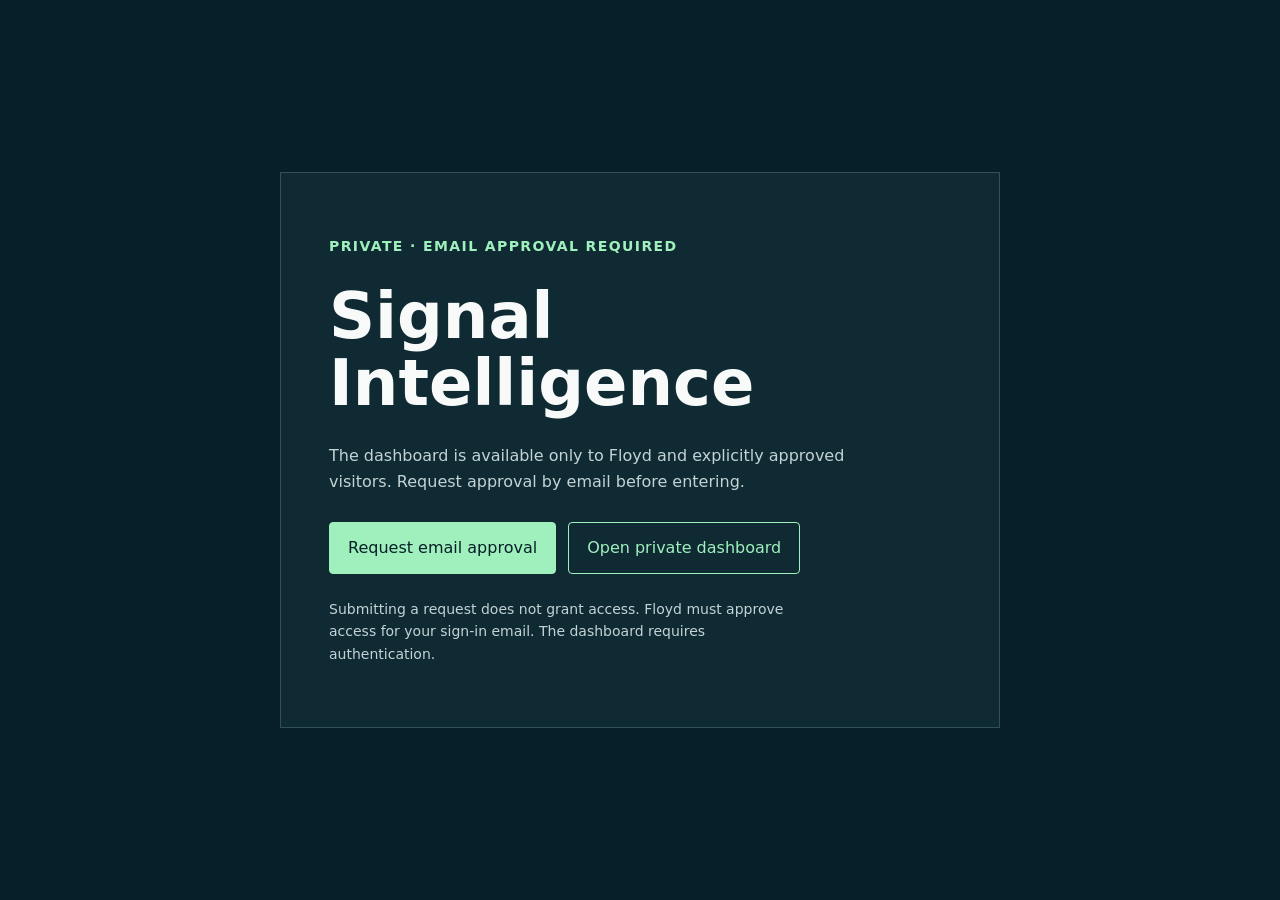
<file: signal-intelligence/index.html>
<!doctype html>
<html lang="en"><head><meta charset="utf-8"><meta name="viewport" content="width=device-width,initial-scale=1"><meta name="robots" content="noindex,nofollow,noarchive"><meta http-equiv="Content-Security-Policy" content="default-src 'none'; style-src 'unsafe-inline'; base-uri 'none'; form-action 'none'"><title>Signal Intelligence — Email Approval</title><style>:root{color-scheme:dark}*{box-sizing:border-box}body{margin:0;min-height:100vh;display:grid;place-items:center;background:#071f28;color:#f7faf8;font:16px/1.6 system-ui,sans-serif}.panel{width:min(720px,calc(100% - 40px));padding:clamp(24px,5vw,48px);border:1px solid #31515a;background:#102a34}.label{color:#9ff0bd;font-weight:700;letter-spacing:.1em;font-size:14px}h1{font-size:clamp(36px,7vw,64px);line-height:1.05;margin:.4em 0}p{color:#c2d3d5;max-width:54ch}.actions{display:flex;gap:12px;flex-wrap:wrap;margin-top:28px}a{display:inline-block;padding:12px 18px;border:1px solid #9ff0bd;color:#9ff0bd;text-decoration:none;border-radius:4px}a:hover,a:focus-visible{background:#183e44;outline:2px solid #9ff0bd;outline-offset:3px}.primary{background:#9ff0bd;color:#071f28}.note{font-size:14px;margin-top:24px}</style></head><body><main class="panel"><p class="label">PRIVATE · EMAIL APPROVAL REQUIRED</p><h1>Signal Intelligence</h1><p>The dashboard is available only to Floyd and explicitly approved visitors. Request approval by email before entering.</p><div class="actions"><a class="primary" href="mailto:floyd.clark.usma@gmail.com?subject=Signal%20Intelligence%20access%20request&amp;body=Hello%20Floyd%2C%0A%0APlease%20review%20my%20request%20for%20Signal%20Intelligence%20access.%0A%0AName%3A%0AEmail%20used%20to%20sign%20in%3A%0AReason%20for%20access%3A">Request email approval</a><a href="https://floyd-signal-intelligence-private.floyd-clark-usma.chatgpt.site">Open private dashboard</a></div><p class="note">Submitting a request does not grant access. Floyd must approve access for your sign-in email. The dashboard requires authentication.</p></main></body></html>
</file>
